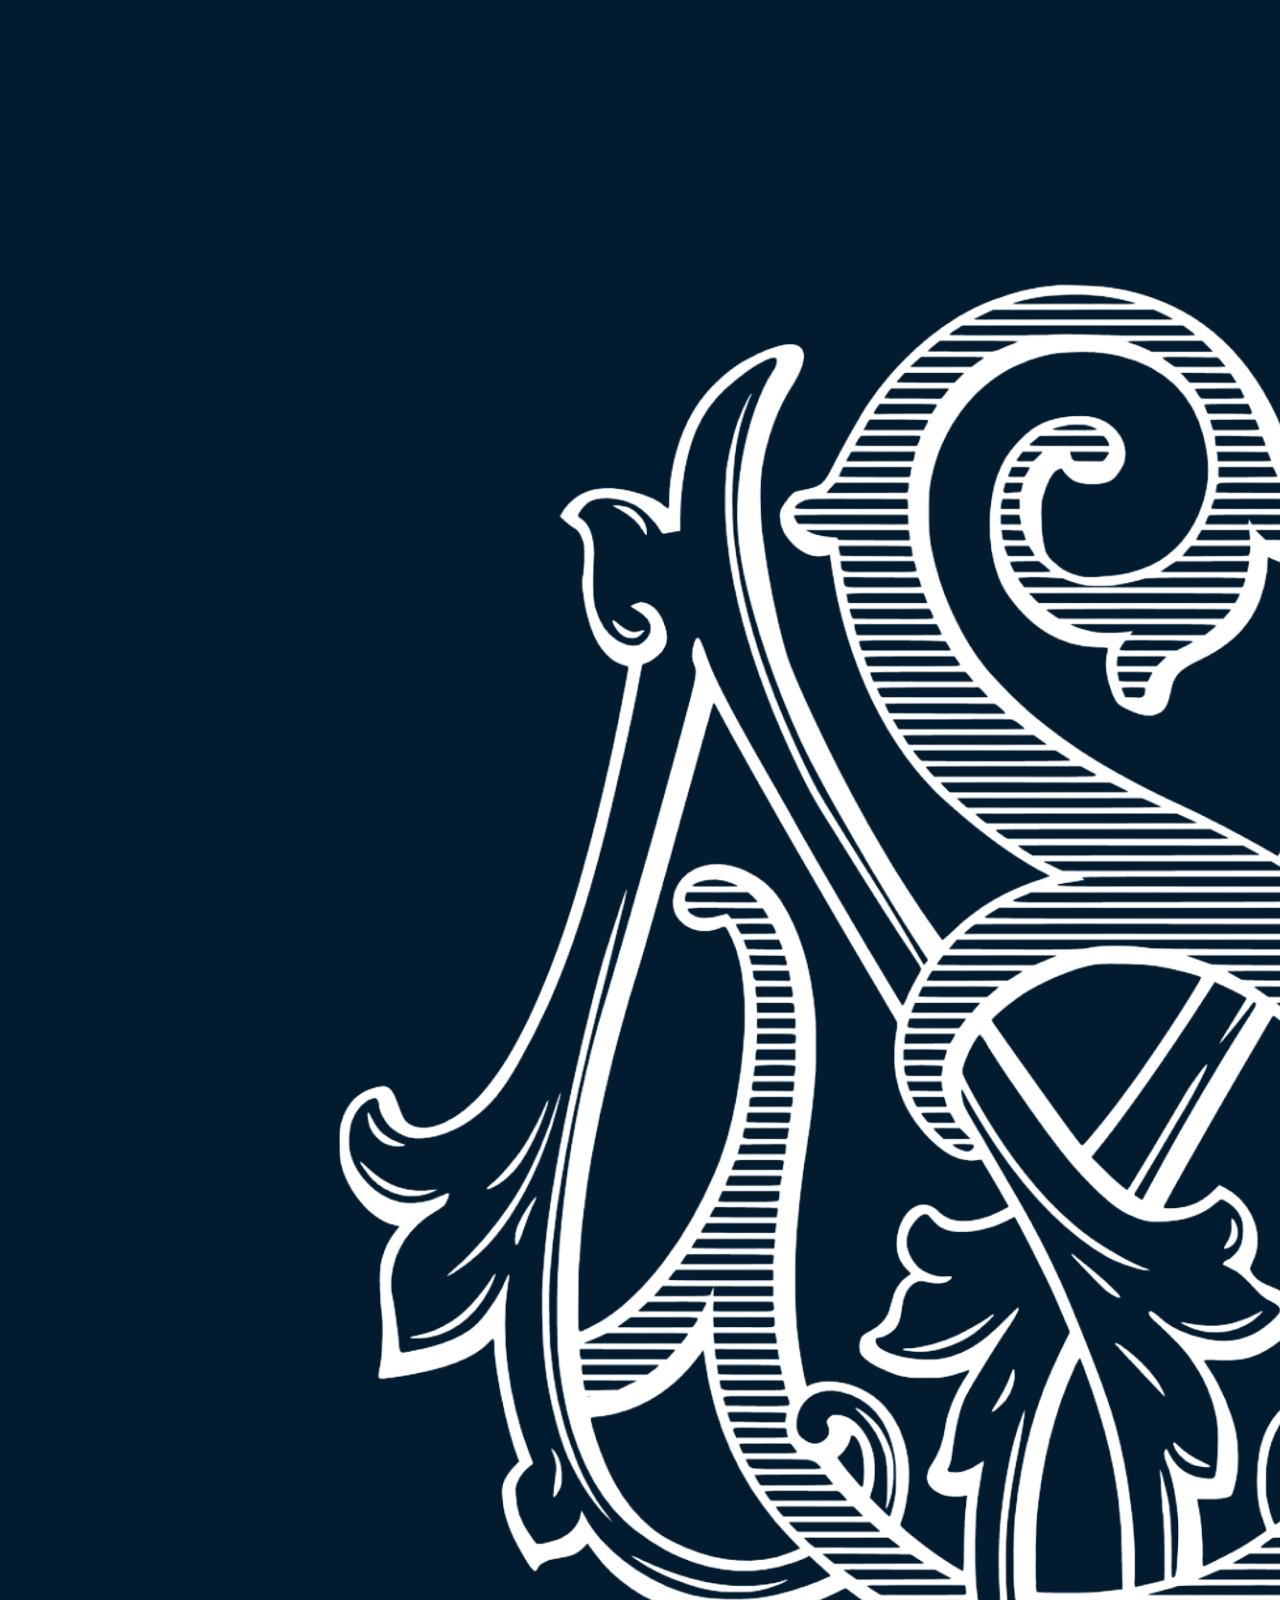
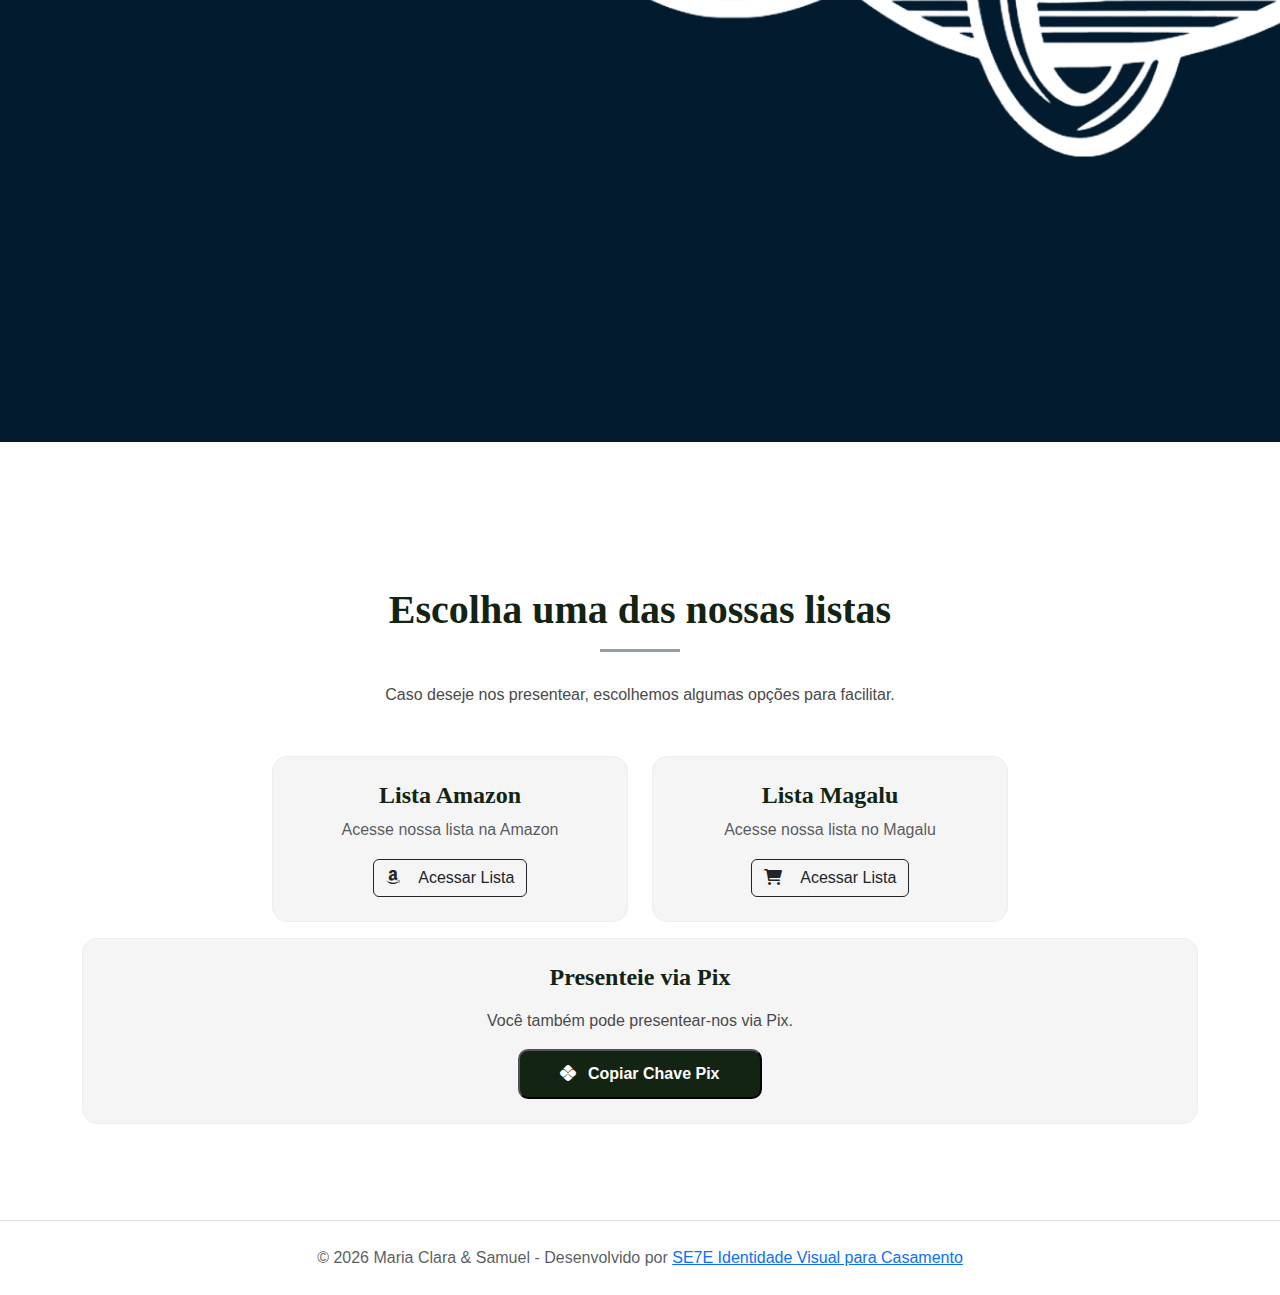
<file: presentes.html>
<!DOCTYPE html>
<html lang="pt-br">

<head>
    <meta charset="UTF-8">
    <meta name="viewport" content="width=device-width, initial-scale=1.0">
    <title>Lista de Presentes - Maria Clara & Samuel</title>

    <meta property="og:title" content="Lista de Presentes - Maria Clara & Samuel">
    <meta property="og:description"
        content="Acesse a lista de presentes do casamento de Maria Clara & Samuel.">
    <meta property="og:url" content="https://mariaclara-samuel.netlify.app/presentes.html">
    <meta property="og:image" content="https://mariaclara-samuel.netlify.app//og.jpg">

    <!-- Bootstrap CSS -->
    <link href="https://cdn.jsdelivr.net/npm/bootstrap@5.3.0/dist/css/bootstrap.min.css" rel="stylesheet">

    <link rel="stylesheet" href="https://cdnjs.cloudflare.com/ajax/libs/font-awesome/6.0.0-beta3/css/all.min.css">
    <link rel="shortcut icon" href="/img/monograma1.png" type="image/x-icon">

    <!-- Custom CSS -->
    <link rel="stylesheet" href="style.css">

    <style>
        html {
            scroll-behavior: smooth;
        }

        nav{
            background: #021b2f;
        }

        .presentes-hero {
            min-height: 40vh;
            display: flex;
            align-items: center;
            justify-content: center;
            color: white;
            padding: 60px 20px 40px;
        }

        .presentes-hero h1 {
            font-size: 3rem;
            font-family: var(--font-titles);
            margin-bottom: 10px;
        }

        .presentes-hero p {
            font-size: 1.2rem;
            font-family: var(--font-titles);
        }
    </style>
</head>

<body>

    <!-- Navigation -->
    <nav class="navbar navbar-expand-lg navbar-dark p-3" id="home">
        <div class="container">
            <a class="navbar-brand" href="index.html"><img src="/img/monograma1.png" alt="MC&S"></a>
            <button class="navbar-toggler" type="button" data-bs-toggle="collapse" data-bs-target="#navbarNav"
                aria-controls="navbarNav" aria-expanded="false" aria-label="Toggle navigation">
                <span class="navbar-toggler-icon"></span>
            </button>
            <div class="collapse navbar-collapse" id="navbarNav">
                <ul class="navbar-nav ms-auto">
                    <li class="nav-item">
                        <a class="nav-link" href="index.html#informacoes">INFORMAÇÕES</a>
                    </li>
                    <li class="nav-item">
                        <a class="nav-link" href="presentes.html">LISTA DE PRESENTES</a>
                    </li>
                    <li class="nav-item">
                        <a class="nav-link" href="rsvp.html">CONFIRMAR PRESENÇA</a>
                    </li>
                </ul>
            </div>
        </div>
    </nav>

    <!-- Gift List Section -->
    <section class="gift-section py-5">
        <div class="container py-5 text-center">
            <div class="row text-center mt-5">
                <div class="col-12">
                    <h2 class="section-title">Escolha uma das nossas listas</h2>
                    <div class="title-divider"></div>
                </div>
            </div>
            <p class="mb-5">Caso deseje nos presentear, escolhemos algumas opções para facilitar.</p>

            <div class="row justify-content-center g-4">
                <div class="col-md-4">
                    <div class="gift-card p-4">
                        <h4>Lista Amazon</h4>
                        <p class="text-muted">Acesse nossa lista na Amazon</p>
                        <a target="_blank" href="#" class="btn btn-outline-dark"><i style="margin-right: 15px;"
                                class="fa-brands fa-amazon"></i>
                            Acessar Lista</a>
                    </div>
                </div>
                <div class="col-md-4">
                    <div class="gift-card p-4">
                        <h4>Lista Magalu</h4>
                        <p class="text-muted">Acesse nossa lista no Magalu</p>
                        <a target="_blank" href="#" class="btn btn-outline-dark"><i
                                style="margin-right: 15px;" class="fa-solid fa-cart-shopping"></i> Acessar Lista</a>
                    </div>
                </div>
            </div>

            <div class="gift-card giftPix mt-3 p-4 d-flex flex-column justify-content-center align-items-center">
                <h4 class="mb-3">Presenteie via Pix</h4>
                <p>Você também pode presentear-nos via Pix.</p>
                <button onclick="copyPix()" class="btn-pix fw-bold mb-0"><i style="margin-right: 7px;"
                        class="fa-brands fa-pix"></i> Copiar Chave Pix</button>
            </div>
            <div id="toast">Chave pix copiada com sucesso! Estará no nome de '<u><b>Maria Clara Reis</b></u>'</div>
        </div>
    </section>

    <!-- Footer -->
    <footer class="py-4 text-center border-top">
        <p class="mb-0 text-muted">&copy; 2026 Maria Clara & Samuel - Desenvolvido por <a target="_blank"
                href="https://se7eidentidadevisual.com.br/">SE7E Identidade Visual para
                Casamento</a></p>
    </footer>

    <!-- Bootstrap JS -->
    <script src="https://cdn.jsdelivr.net/npm/bootstrap@5.3.0/dist/js/bootstrap.bundle.min.js"></script>
    <!-- Custom JS -->
    <script src="script.js"></script>
</body>

</html>
</file>
<file: style.css>
/* Variáveis de Cores */
:root {
    --primary-color: #132413;
    /* Rosa Blush */
    --secondary-color: #8da399;
    /* Verde Sálvia */
    --accent-color: #d4af37;
    /* Dourado */
    --text-color: #4a4a4a;
    --bg-light: #f5f5f5;
    --font-titles: 'Montserrat', serif;
    --font-body: 'Lato', sans-serif;
}

body {
    font-family: var(--font-body);
    color: var(--text-color);
    background-color: #fff;
    line-height: 1.6;
}

h2,
h3,
h4 {
    font-family: "Montserrat", serif;
    color: var(--primary-color);
    font-weight: 600;
}

/* Hero Section */
.hero-section {
    height: 100vh;
    background-image: linear-gradient(rgba(0, 0, 0, 0.3), rgba(0, 0, 0, 0.3)), url('https://images.unsplash.com/photo-1520854221256-17451cc331bf?q=80&w=1170&auto=format&fit=crop&ixlib=rb-4.1.0&ixid=M3wxMjA3fDB8MHxwaG90by1wYWdlfHx8fGVufDB8fHx8fA%3D%3D');
    /* Imagem de placeholder */
    background-size: cover;
    background-position: center;
    position: relative;
    color: white;
}

.hero-overlay {
    position: absolute;
    top: 0;
    left: 0;
    width: 100%;
    height: 100%;
    background: rgba(0, 0, 0, 0.3);
    /* Overlay escuro para destacar o texto */
}

.hero-content {
    position: relative;
    z-index: 1;
}

.hero-section h1 {
    font-size: 5rem;
    font-weight: 401;
    /* text-shadow: 2px 2px 4px rgba(0, 0, 0, 0.5); */
}

.hero-section p {
    font-size: 1.5rem;
    font-weight: 300;
    /* text-shadow: 1px 1px 3px rgba(0, 0, 0, 0.4); */
}

/* Countdown */
.countdown-item {
    background: rgba(255, 255, 255, 0.2);
    backdrop-filter: blur(5px);
    padding: 15px;
    border-radius: 10px;
    border: 1px solid rgba(255, 255, 255, 0.3);
}

.countdown-item span {
    font-weight: 700;
}

/* Section Titles */
.section-title {
    font-size: 2.5rem;
    color: var(--primary-color);
}

.title-divider {
    width: 80px;
    height: 3px;
    background-color: var(--secondary-color);
    margin: 15px auto 30px;
}

/* Cards */
.info-card,
.gift-card {
    background: var(--bg-light);
    border-radius: 15px;
    border: 1px solid #eee;
    transition: transform 0.3s ease;
}

.info-card:hover,
.gift-card:hover {
    transform: translateY(-5px);
    box-shadow: 0 10px 20px rgba(0, 0, 0, 0.05);
}

/* Buttons */
.btn-primary {
    background-color: var(--primary-color);
    border-color: var(--primary-color);
}

.btn-primary:hover {
    background-color: #3a573a;
    border-color: #132413;
}

.btn-outline-primary {
    color: var(--primary-color);
    border-color: var(--primary-color);
}

.btn-outline-primary:hover {
    background-color: var(--primary-color);
    border-color: var(--primary-color);
}

/* Scroll Indicator */
.scroll-indicator {
    position: absolute;
    bottom: 30px;
    left: 50%;
    transform: translateX(-50%);
    display: flex;
    flex-direction: column;
    align-items: center;
    gap: 15px;
    animation: bounce 2s infinite;
}

.scroll-indicator span {
    color: white;
    font-size: 0.9rem;
    font-weight: 300;
    letter-spacing: 2px;
    animation: pulse 1.5s infinite;
}

.mouse {
    width: 20px;
    height: 30px;
    border: 2px solid white;
    border-radius: 13px;
    position: relative;
}

.mouse::before {
    content: '';
    position: absolute;
    top: 8px;
    left: 50%;
    transform: translateX(-50%);
    width: 3px;
    height: 6px;
    background-color: white;
    border-radius: 2px;
    animation: mouseScroll 1.5s infinite;
}

@keyframes bounce {

    0%,
    100% {
        opacity: 1;
    }

    50% {
        opacity: 0.7;
    }
}

@keyframes pulse {

    0%,
    100% {
        opacity: 1;
    }

    50% {
        opacity: 0.5;
    }
}

@keyframes mouseScroll {
    0% {
        opacity: 1;
        transform: translateX(-50%) translateY(0);
    }

    100% {
        opacity: 0;
        transform: translateX(-50%) translateY(10px);
    }
}

/* Map Container and IFrame Styles */
.map-container {
    position: relative;
    width: 100%;
    padding-bottom: 75%;
    height: 0;
    overflow: hidden;
    border-radius: 15px;
    box-shadow: 0 8px 25px rgba(0, 0, 0, 0.1);
    margin-top: 20px;
}

.map-container iframe {
    position: absolute;
    top: 0;
    left: 0;
    width: 100%;
    height: 100%;
    border: none;
    border-radius: 15px;
    transition: box-shadow 0.3s ease;
}

.map-container:hover iframe {
    box-shadow: 0 12px 35px rgba(19, 36, 19, 0.2);
}

.btn-pix {
    text-decoration: none;
    color: #ffffff;
    padding: 10px 40px 10px 40px;
    background-color: #132413;
    border-radius: 10px;
    transition: .3s ease;
}

.btn-pix:hover {
    background-color: #3a573a;
    border-color: #132413;
    color: #fff;
}

#toast {
    visibility: hidden;
    min-width: 250px;
    background-color: #132413;
    color: #fff;
    text-align: center;
    border-radius: 50px;
    padding: 12px;
    position: fixed;
    z-index: 1;
    bottom: 30px;
    left: 50%;
    transform: translateX(-50%);
    font-size: 0.9rem;
    box-shadow: 0 4px 12px rgba(0, 0, 0, 0.3);
}

#toast.show {
    visibility: visible;
    animation: fadein 0.5s, fadeout 0.5s 2.5s;
}

@keyframes fadein {
    from {
        bottom: 0;
        opacity: 0;
    }

    to {
        bottom: 30px;
        opacity: 1;
    }
}

@keyframes fadeout {
    from {
        bottom: 30px;
        opacity: 1;
    }

    to {
        bottom: 0;
        opacity: 0;
    }
}

/* Responsive Adjustments */
@media (max-width: 768px) {
    .hero-section h1 {
        font-size: 3rem;
    }

    .countdown-item {
        padding: 10px;
    }

    .countdown-item span {
        font-size: 1.2rem !important;
    }

    .scroll-indicator {
        bottom: 20px;
    }
}
</file>
